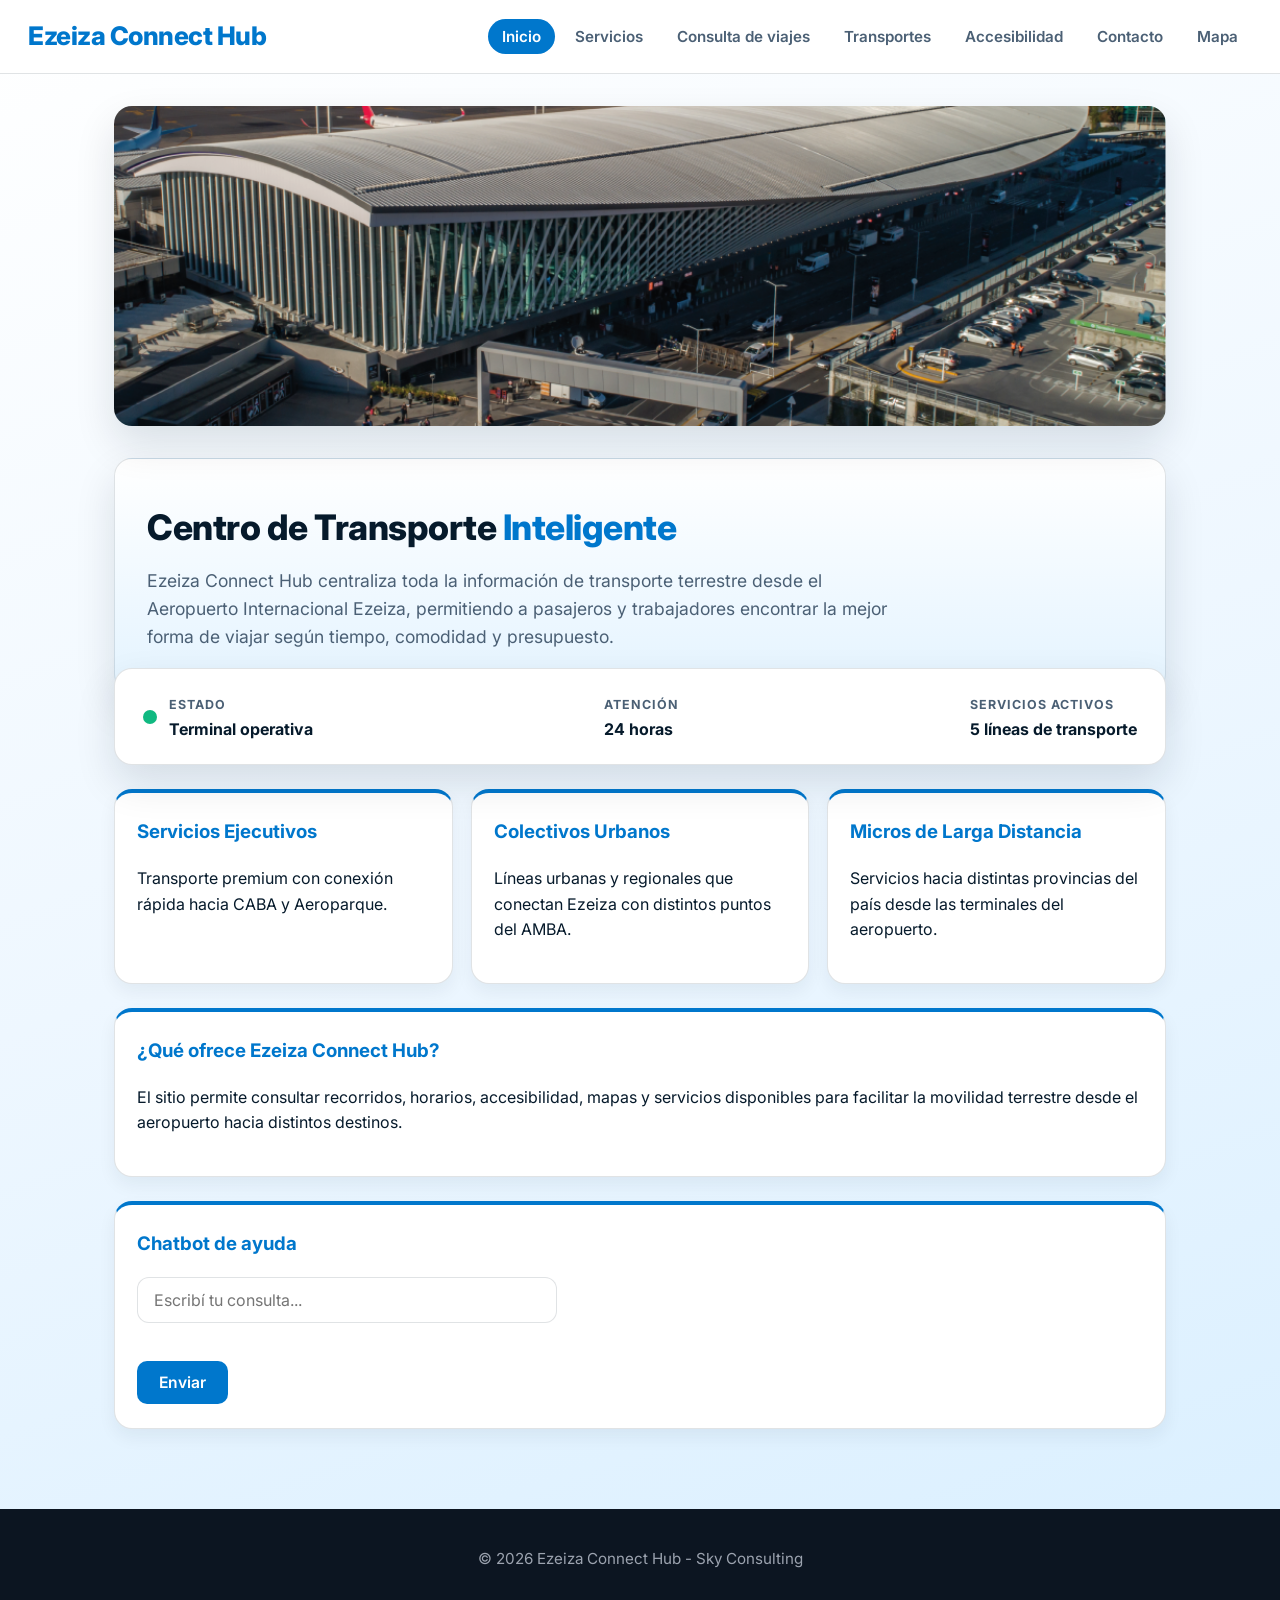
<file: index.html>
<!DOCTYPE html>
<html lang="es">

<head>
    <meta charset="UTF-8">
    <meta name="viewport" content="width=device-width, initial-scale=1.0">
    <title>Ezeiza Connect Hub</title>
    <link rel="preconnect" href="https://fonts.googleapis.com">
    <link rel="preconnect" href="https://fonts.gstatic.com" crossorigin>
    <link href="https://fonts.googleapis.com/css2?family=Inter:wght@400;500;600;700;800&display=swap" rel="stylesheet">
    <link rel="stylesheet" href="estilos/css1.css">
</head>

<body>

<header>

    <h1>Ezeiza Connect Hub</h1>

    <nav>
        <ul>
            <li><span class="active">Inicio</span></li>
            <li><a href="servicios.html">Servicios</a></li>
            <li><a href="consulta.html">Consulta de viajes</a></li>
            <li><a href="transporte.html">Transportes</a></li>
            <li><a href="accesibilidad.html">Accesibilidad</a></li>
            <li><a href="contacto.html">Contacto</a></li>
            <li><a href="mapa.html">Mapa</a></li>
        </ul>
    </nav>

</header>

<main>

    <img src="imagenes/ezeiza.jpg" alt="Aeropuerto Ezeiza" class="main-img">

    <section class="hero">

        <h2>Centro de Transporte <span>Inteligente</span></h2>

        <p>
            Ezeiza Connect Hub centraliza toda la información de transporte terrestre
            desde el Aeropuerto Internacional Ezeiza, permitiendo a pasajeros y trabajadores
            encontrar la mejor forma de viajar según tiempo, comodidad y presupuesto.
        </p>

    </section>

    <section class="status-panel">
        <div class="status-item">
            <span class="status-dot"></span>
            <div>
                <span class="label">Estado</span><br>
                <span class="value">Terminal operativa</span>
            </div>
        </div>
        <div class="status-item">
            <div>
                <span class="label">Atención</span><br>
                <span class="value">24 horas</span>
            </div>
        </div>
        <div class="status-item">
            <div>
                <span class="label">Servicios activos</span><br>
                <span class="value">5 líneas de transporte</span>
            </div>
        </div>
    </section>

    <section class="cards-grid">

        <div class="card">
            <h3>Servicios Ejecutivos</h3>
            <p>Transporte premium con conexión rápida hacia CABA y Aeroparque.</p>
        </div>

        <div class="card">
            <h3>Colectivos Urbanos</h3>
            <p>Líneas urbanas y regionales que conectan Ezeiza con distintos puntos del AMBA.</p>
        </div>

        <div class="card">
            <h3>Micros de Larga Distancia</h3>
            <p>Servicios hacia distintas provincias del país desde las terminales del aeropuerto.</p>
        </div>

    </section>

    <section class="card">

        <h3>¿Qué ofrece Ezeiza Connect Hub?</h3>

        <p>
            El sitio permite consultar recorridos, horarios, accesibilidad,
            mapas y servicios disponibles para facilitar la movilidad terrestre
            desde el aeropuerto hacia distintos destinos.
        </p>

    </section>

    <!-- CHATBOT -->
    <section class="card">

        <h3>Chatbot de ayuda</h3>

        <input type="text" id="pregunta" placeholder="Escribí tu consulta...">
        <br><br>

        <button id="enviar">Enviar</button>

        <div id="respuesta"></div>

    </section>

</main>

<footer>
    <p>© 2026 Ezeiza Connect Hub - Sky Consulting</p>
</footer>

<!-- SCRIPT CHATBOT -->
<script src="js/chatbot.js"></script>

</body>

</html>
</file>
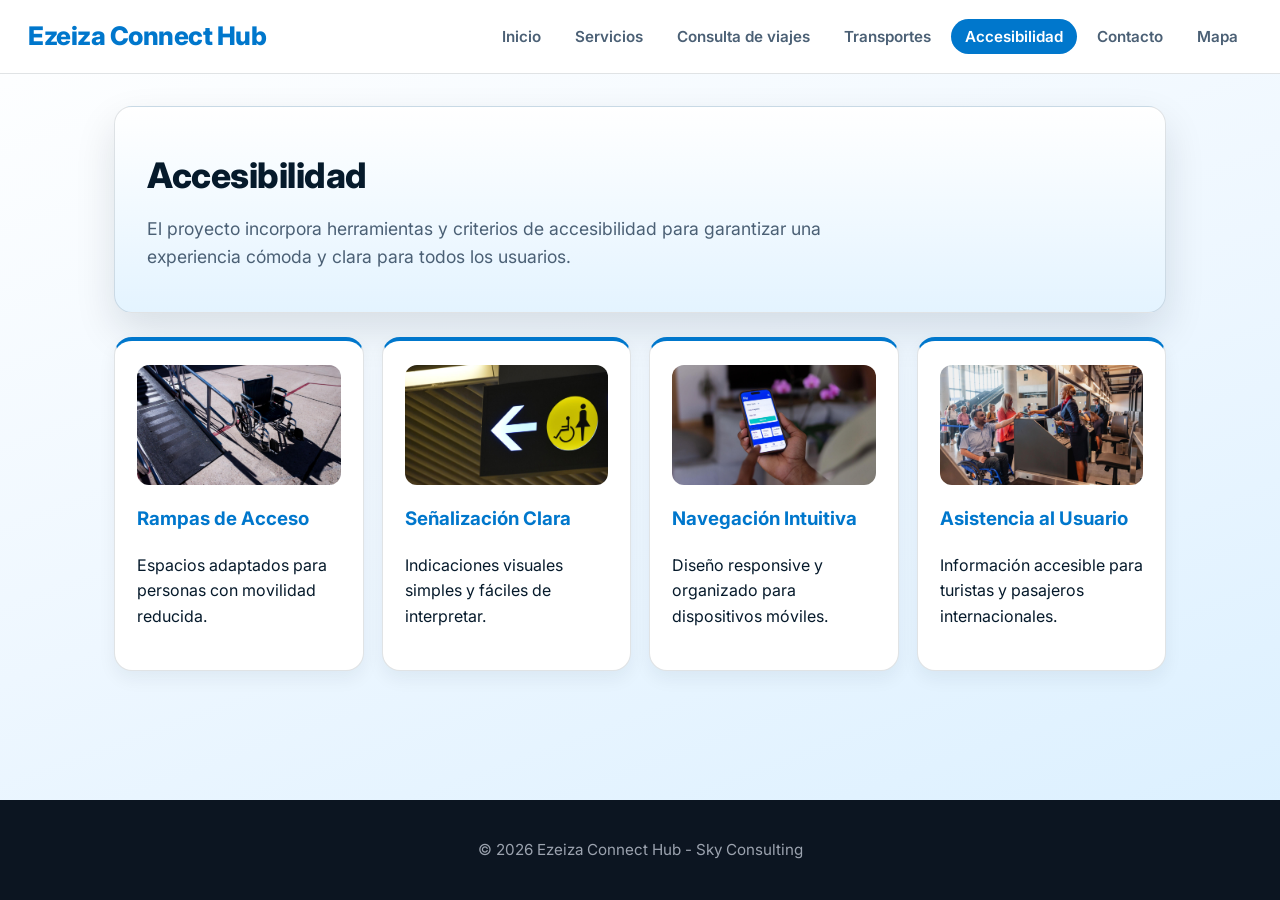
<file: accesibilidad.html>
<!DOCTYPE html>
<html lang="es">

<head>
    <meta charset="UTF-8">
    <meta name="viewport" content="width=device-width, initial-scale=1.0">
    <title>Accesibilidad | Ezeiza Connect Hub</title>
    <link rel="preconnect" href="https://fonts.googleapis.com">
    <link rel="preconnect" href="https://fonts.gstatic.com" crossorigin>
    <link href="https://fonts.googleapis.com/css2?family=Inter:wght@400;500;600;700;800&display=swap" rel="stylesheet">
    <link rel="stylesheet" href="estilos/css1.css">
</head>

<body>

<header>

    <h1>Ezeiza Connect Hub</h1>

    <nav>
    <ul>
        <li><a href="index.html">Inicio</a></li>
        <li><a href="servicios.html">Servicios</a></li>
        <li><a href="consulta.html">Consulta de viajes</a></li>
        <li><a href="transporte.html">Transportes</a></li>
        <li><span class="active">Accesibilidad</span></li>
        <li><a href="contacto.html">Contacto</a></li>
        <li><a href="mapa.html">Mapa</a></li>
    </ul>
</nav>

</header>

<main>

    <section class="hero">

        <h2>Accesibilidad</h2>

        <p>
            El proyecto incorpora herramientas y criterios de accesibilidad
            para garantizar una experiencia cómoda y clara para todos los usuarios.
        </p>

    </section>

    <section class="cards-grid">

        <div class="card">

            <img src="imagenes/rampas.jpg" alt="Rampas">

            <h3>Rampas de Acceso</h3>

            <p>
                Espacios adaptados para personas con movilidad reducida.
            </p>

        </div>

        <div class="card">

            <img src="imagenes/senalizacion.jpg" alt="Señalización">

            <h3>Señalización Clara</h3>

            <p>
                Indicaciones visuales simples y fáciles de interpretar.
            </p>

        </div>

        <div class="card">

            <img src="imagenes/app.jpg" alt="Aplicación accesible">

            <h3>Navegación Intuitiva</h3>

            <p>
                Diseño responsive y organizado para dispositivos móviles.
            </p>

        </div>

        <div class="card">

            <img src="imagenes/asistencia.jpg" alt="Asistencia">

            <h3>Asistencia al Usuario</h3>

            <p>
                Información accesible para turistas y pasajeros internacionales.
            </p>

        </div>

    </section>

</main>

<footer>
    <p>© 2026 Ezeiza Connect Hub - Sky Consulting</p>
</footer>

</body>

</html>
</file>
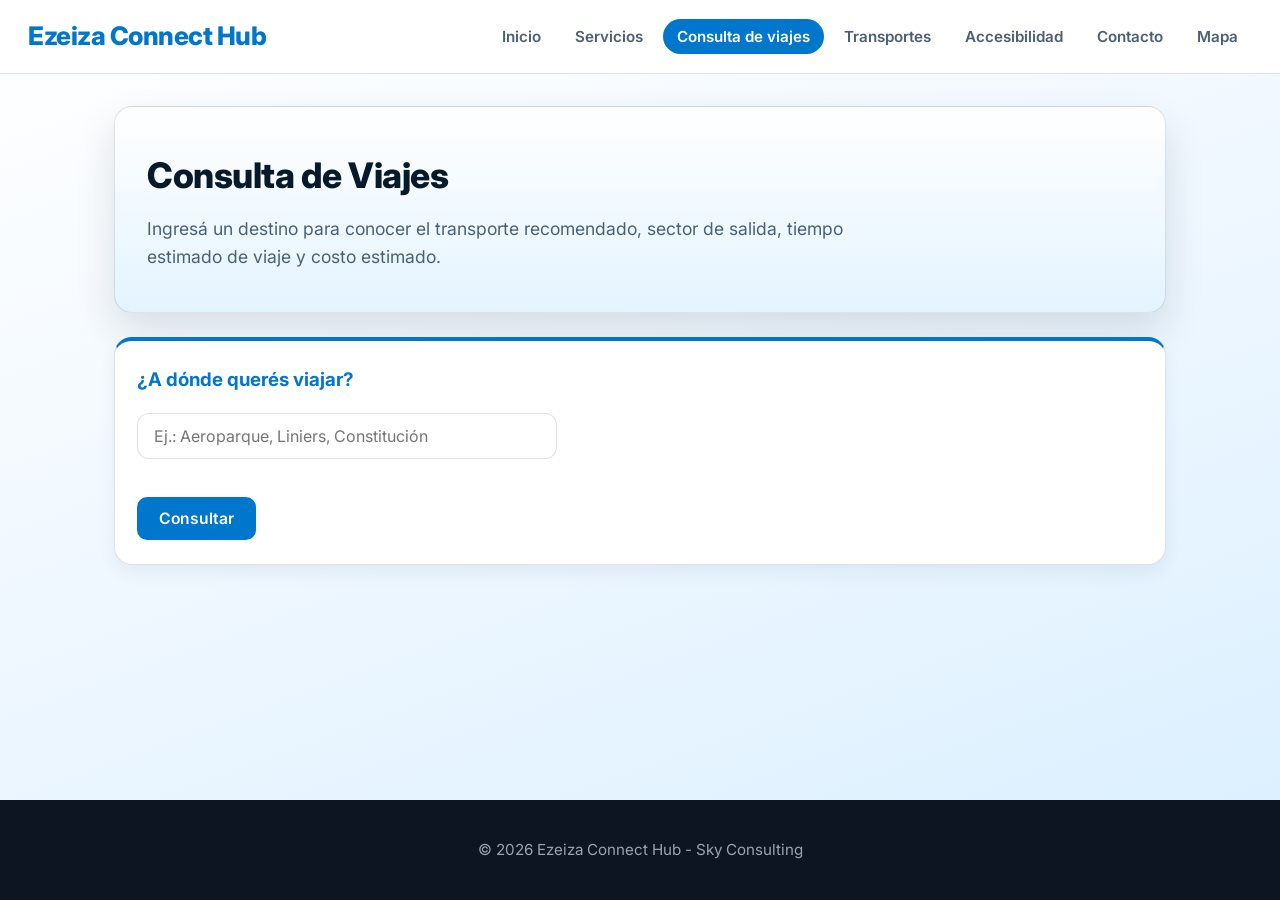
<file: consulta.html>
<!DOCTYPE html>
<html lang="es">

<head>

    <meta charset="UTF-8">
    <meta name="viewport" content="width=device-width, initial-scale=1.0">

    <title>Consulta de Viajes | Ezeiza Connect Hub</title>

    <link rel="preconnect" href="https://fonts.googleapis.com">
    <link rel="preconnect" href="https://fonts.gstatic.com" crossorigin>
    <link href="https://fonts.googleapis.com/css2?family=Inter:wght@400;500;600;700;800&display=swap" rel="stylesheet">
    <link rel="stylesheet" href="estilos/css1.css">

</head>

<body>

<header>

    <h1>Ezeiza Connect Hub</h1>

    <nav>
        <ul>
            <li><a href="index.html">Inicio</a></li>
            <li><a href="servicios.html">Servicios</a></li>
            <li><span class="active">Consulta de viajes</span></li>
            <li><a href="transporte.html">Transportes</a></li>
            <li><a href="accesibilidad.html">Accesibilidad</a></li>
            <li><a href="contacto.html">Contacto</a></li>
            <li><a href="mapa.html">Mapa</a></li>
        </ul>
    </nav>

</header>

<main>

    <section class="hero">

        <h2>Consulta de Viajes</h2>

        <p>
            Ingresá un destino para conocer el transporte recomendado,
            sector de salida, tiempo estimado de viaje y costo estimado.
        </p>

    </section>

    <section class="card">

        <h3>¿A dónde querés viajar?</h3>

        <input
            type="text"
            id="destino"
            placeholder="Ej.: Aeroparque, Liniers, Constitución">

        <br><br>

        <button id="buscar">Consultar</button>

    </section>

    <section id="resultado" style="display:none;"></section>

</main>

<footer>

    <p>© 2026 Ezeiza Connect Hub - Sky Consulting</p>

</footer>

<script src="js/consulta.js"></script>

</body>

</html>
</file>
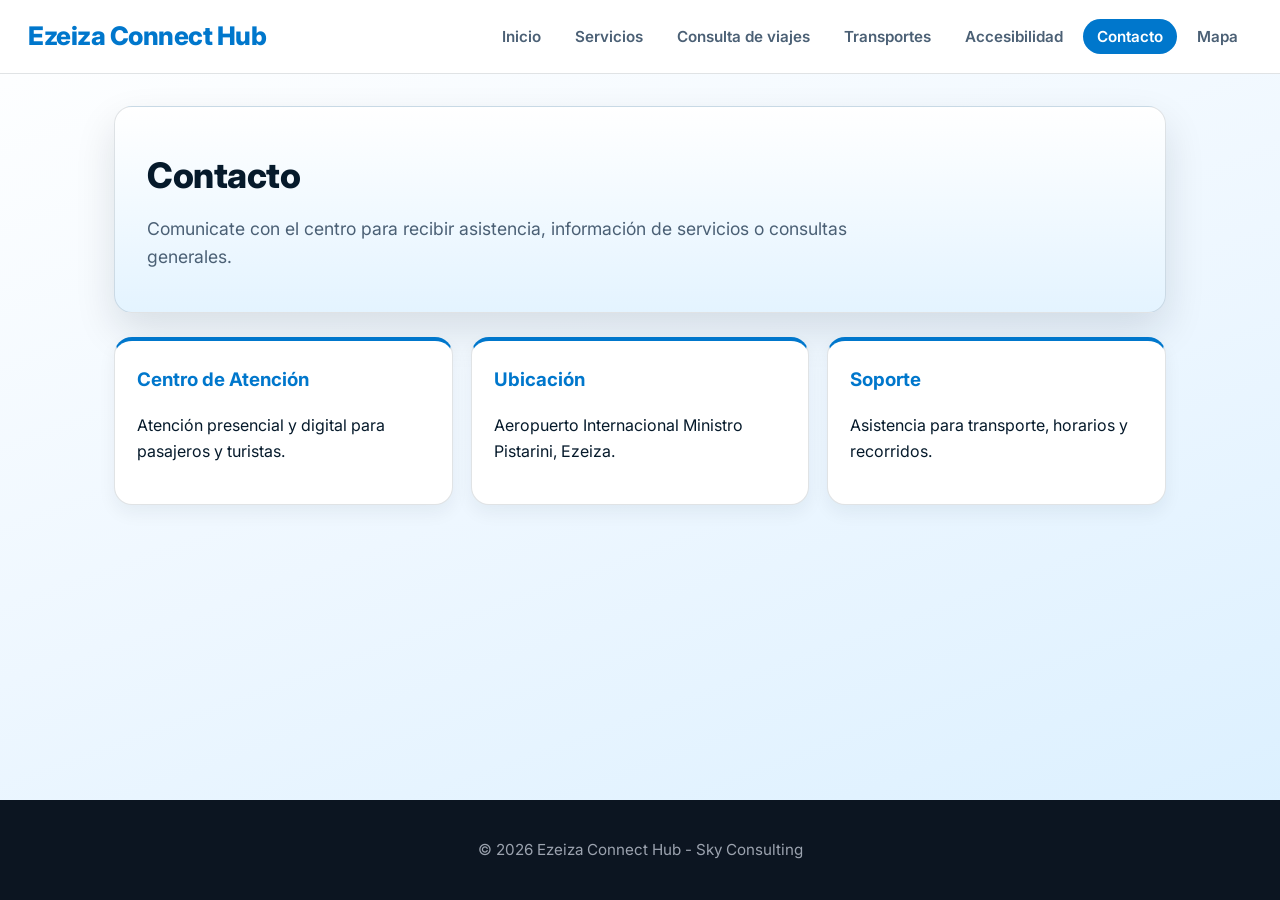
<file: contacto.html>
<!DOCTYPE html>
<html lang="es">

<head>
    <meta charset="UTF-8">
    <meta name="viewport" content="width=device-width, initial-scale=1.0">
    <title>Contacto | Ezeiza Connect Hub</title>
    <link rel="preconnect" href="https://fonts.googleapis.com">
    <link rel="preconnect" href="https://fonts.gstatic.com" crossorigin>
    <link href="https://fonts.googleapis.com/css2?family=Inter:wght@400;500;600;700;800&display=swap" rel="stylesheet">
    <link rel="stylesheet" href="estilos/css1.css">
</head>

<body>

<header>

    <h1>Ezeiza Connect Hub</h1>

    <nav>
    <ul>
        <li><a href="index.html">Inicio</a></li>
        <li><a href="servicios.html">Servicios</a></li>
        <li><a href="consulta.html">Consulta de viajes</a></li>
        <li><a href="transporte.html">Transportes</a></li>
        <li><a href="accesibilidad.html">Accesibilidad</a></li>
        <li><span class="active">Contacto</span></li>
        <li><a href="mapa.html">Mapa</a></li>
    </ul>
</nav>

</header>

<main>

    <section class="hero">

        <h2>Contacto</h2>

        <p>
            Comunicate con el centro para recibir asistencia,
            información de servicios o consultas generales.
        </p>

    </section>

    <section class="cards-grid">

        <div class="card">

            <h3>Centro de Atención</h3>

            <p>
                Atención presencial y digital para pasajeros y turistas.
            </p>

        </div>

        <div class="card">

            <h3>Ubicación</h3>

            <p>
                Aeropuerto Internacional Ministro Pistarini, Ezeiza.
            </p>

        </div>

        <div class="card">

            <h3>Soporte</h3>

            <p>
                Asistencia para transporte, horarios y recorridos.
            </p>

        </div>

    </section>

</main>

<footer>
    <p>© 2026 Ezeiza Connect Hub - Sky Consulting</p>
</footer>

</body>

</html>
</file>
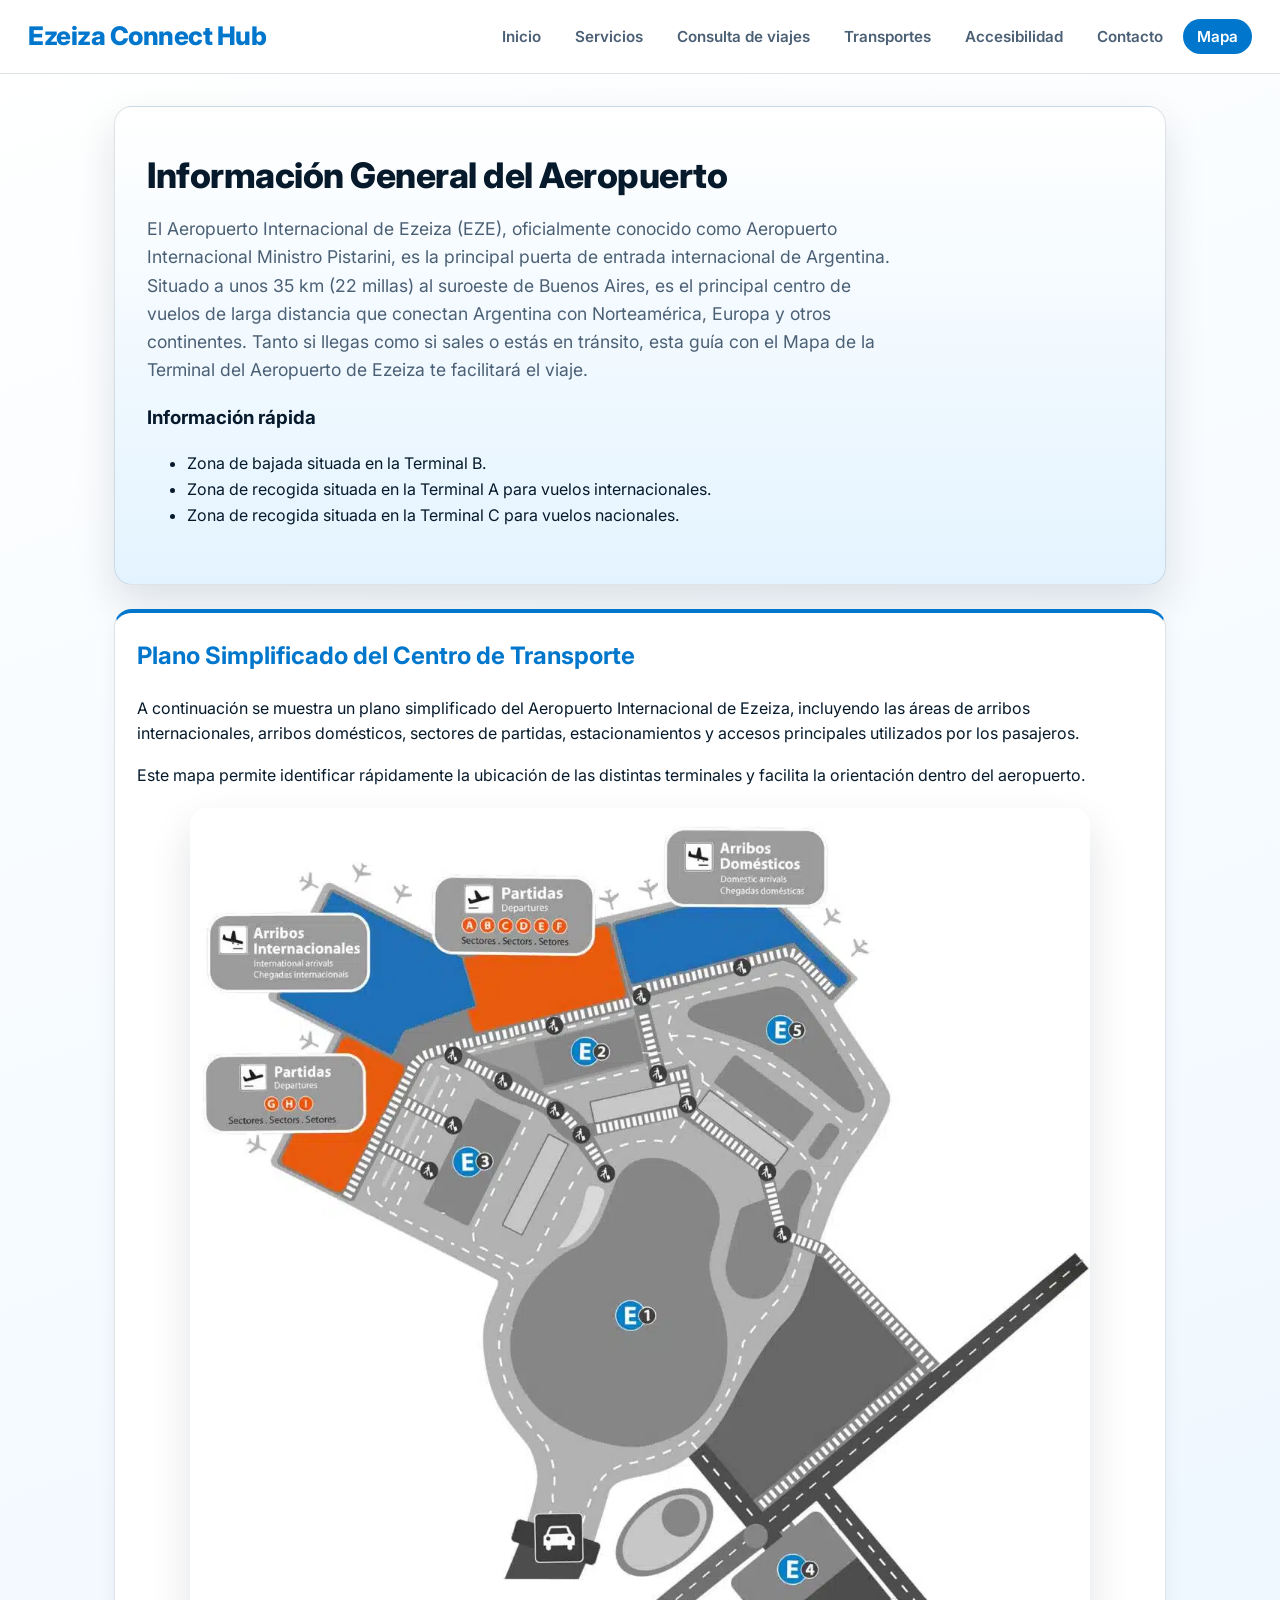
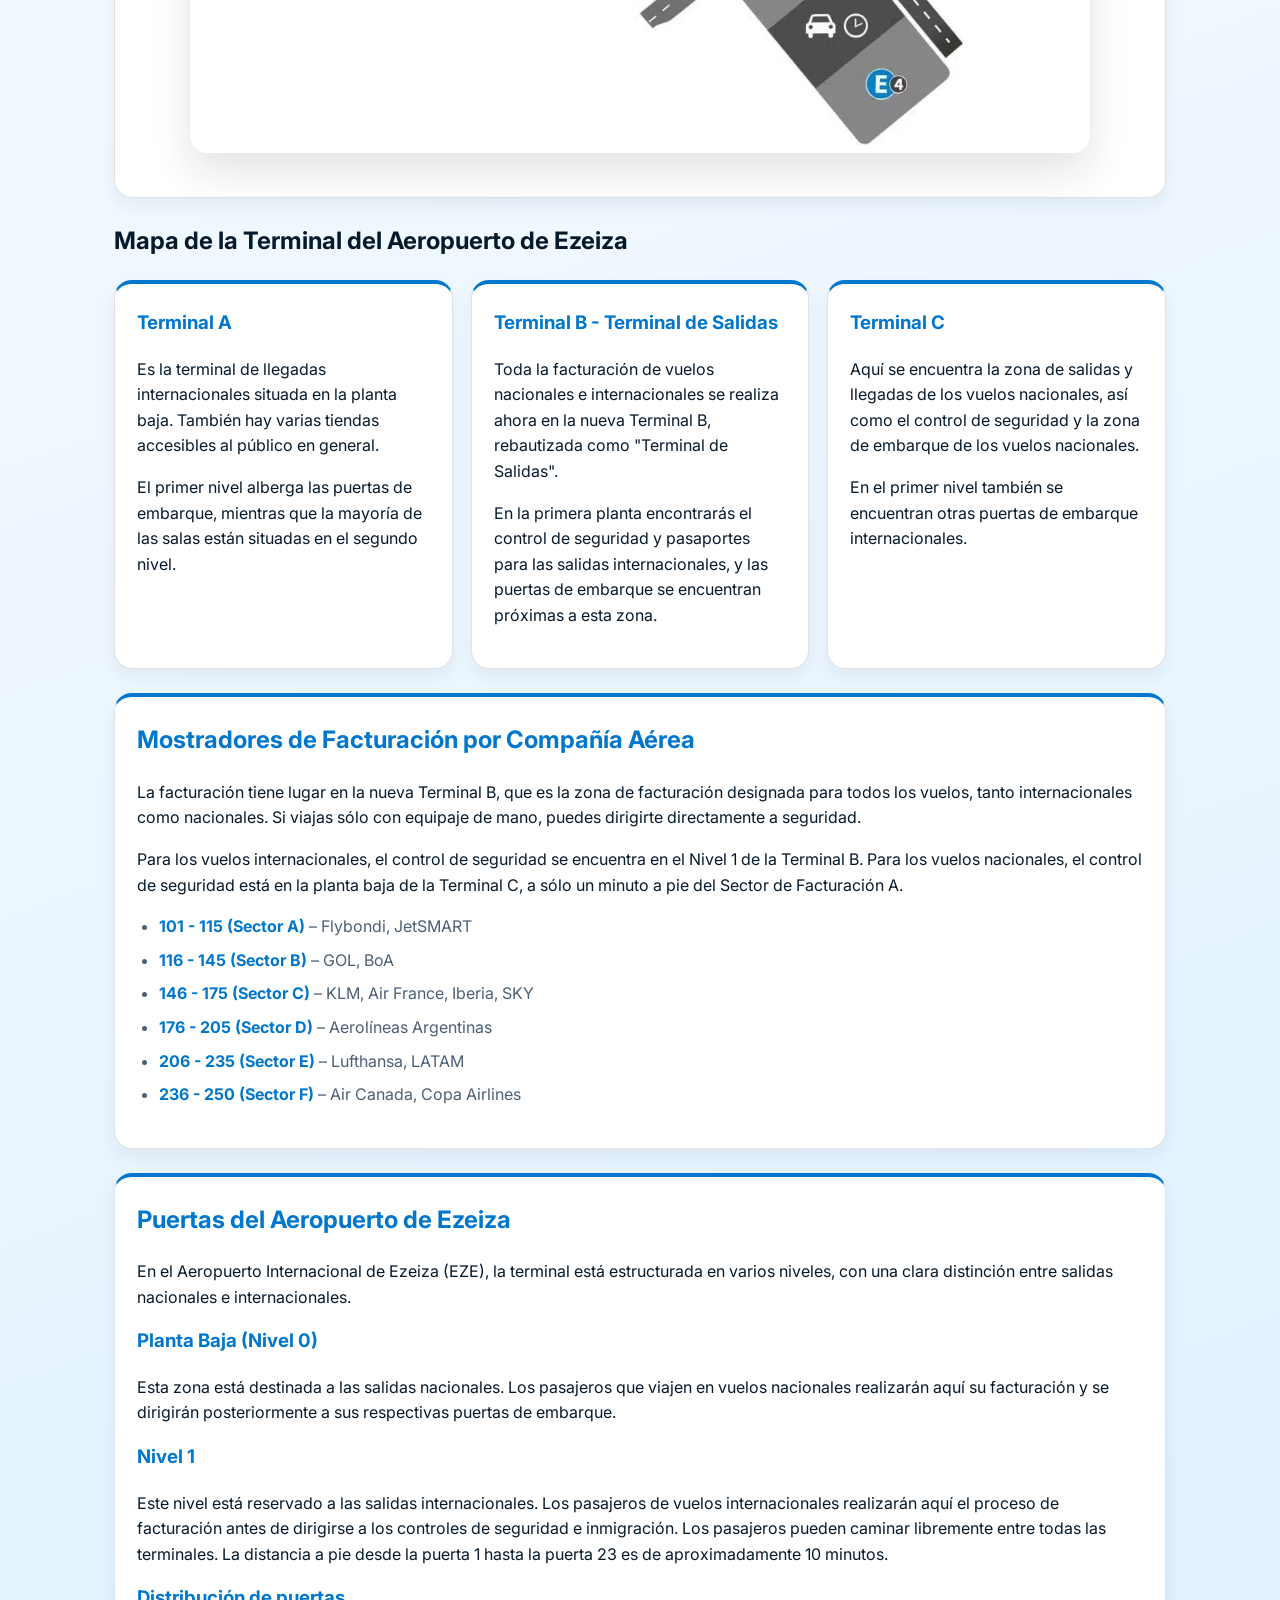
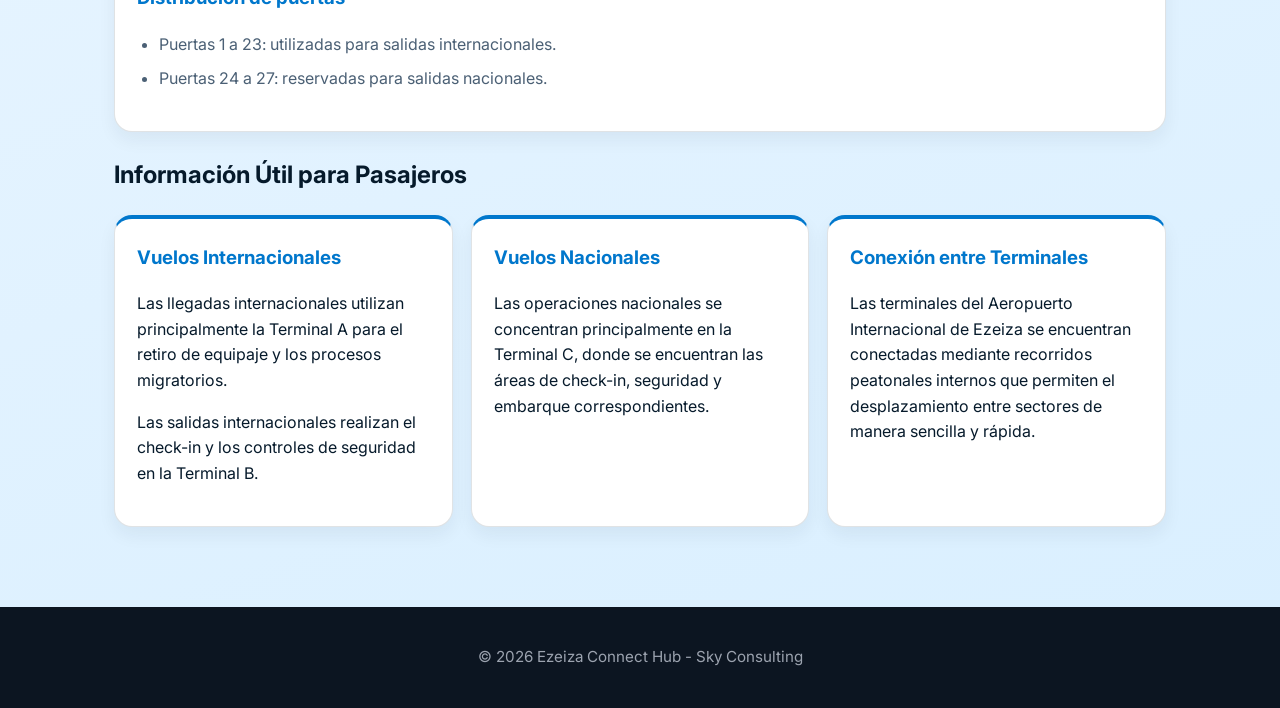
<file: mapa.html>
<!DOCTYPE html>
<html lang="es">

<head>
    <meta charset="UTF-8">
    <meta name="viewport" content="width=device-width, initial-scale=1.0">
    <title>Mapa del Centro | Ezeiza Connect Hub</title>
    <link rel="preconnect" href="https://fonts.googleapis.com">
    <link rel="preconnect" href="https://fonts.gstatic.com" crossorigin>
    <link href="https://fonts.googleapis.com/css2?family=Inter:wght@400;500;600;700;800&display=swap" rel="stylesheet">
    <link rel="stylesheet" href="estilos/css1.css">
</head>

<body>

<header>

    <h1>Ezeiza Connect Hub</h1>

    <nav>
        <ul>
            <li><a href="index.html">Inicio</a></li>
            <li><a href="servicios.html">Servicios</a></li>
            <li><a href="consulta.html">Consulta de viajes</a></li>
            <li><a href="transporte.html">Transportes</a></li>
            <li><a href="accesibilidad.html">Accesibilidad</a></li>
            <li><a href="contacto.html">Contacto</a></li>
            <li><span class="active">Mapa</span></li>
        </ul>
    </nav>

</header>

<main>

    <section class="hero">
        
        <h2>Información General del Aeropuerto</h2>

        <p>
            El Aeropuerto Internacional de Ezeiza (EZE), oficialmente conocido
            como Aeropuerto Internacional Ministro Pistarini, es la principal
            puerta de entrada internacional de Argentina. Situado a unos 35 km
            (22 millas) al suroeste de Buenos Aires, es el principal centro de
            vuelos de larga distancia que conectan Argentina con Norteamérica,
            Europa y otros continentes. Tanto si llegas como si sales o estás
            en tránsito, esta guía con el Mapa de la Terminal del Aeropuerto de
            Ezeiza te facilitará el viaje.
        </p>

        <h3>Información rápida</h3>

        <ul>
            <li>Zona de bajada situada en la Terminal B.</li>
            <li>Zona de recogida situada en la Terminal A para vuelos internacionales.</li>
            <li>Zona de recogida situada en la Terminal C para vuelos nacionales.</li>
        </ul>

    </section>

    <section class="card">

        <h2>Plano Simplificado del Centro de Transporte</h2>

        <p>
            A continuación se muestra un plano simplificado del
            Aeropuerto Internacional de Ezeiza, incluyendo las
            áreas de arribos internacionales, arribos domésticos,
            sectores de partidas, estacionamientos y accesos
            principales utilizados por los pasajeros.
        </p>

        <p>
            Este mapa permite identificar rápidamente la ubicación
            de las distintas terminales y facilita la orientación
            dentro del aeropuerto.
        </p>

        <img src="imagenes/mapa.jpg"
             alt="Plano del Aeropuerto Internacional de Ezeiza"
             class="mapa-terminal">
        
    </section>

    <section>

        <h2>Mapa de la Terminal del Aeropuerto de Ezeiza</h2>

        <div class="cards-grid">

            <section class="card">

                <h3>Terminal A</h3>

                <p>
                    Es la terminal de llegadas internacionales situada en la planta
                    baja. También hay varias tiendas accesibles al público en general.
                </p>

                <p>
                    El primer nivel alberga las puertas de embarque, mientras que
                    la mayoría de las salas están situadas en el segundo nivel.
                </p>

            </section>

            <section class="card">

                <h3>Terminal B - Terminal de Salidas</h3>

                <p>
                    Toda la facturación de vuelos nacionales e internacionales se
                    realiza ahora en la nueva Terminal B, rebautizada como
                    "Terminal de Salidas".
                </p>

                <p>
                    En la primera planta encontrarás el control de seguridad y
                    pasaportes para las salidas internacionales, y las puertas de
                    embarque se encuentran próximas a esta zona.
                </p>

            </section>

            <section class="card">

                <h3>Terminal C</h3>

                <p>
                    Aquí se encuentra la zona de salidas y llegadas de los vuelos
                    nacionales, así como el control de seguridad y la zona de
                    embarque de los vuelos nacionales.
                </p>

                <p>
                    En el primer nivel también se encuentran otras puertas de
                    embarque internacionales.
                </p>

            </section>

        </div>

    </section>

    <section class="card">

        <h2>Mostradores de Facturación por Compañía Aérea</h2>

        <p>
            La facturación tiene lugar en la nueva Terminal B, que es la zona de
            facturación designada para todos los vuelos, tanto internacionales
            como nacionales. Si viajas sólo con equipaje de mano, puedes dirigirte 
            directamente a seguridad.
        </p>

        <p>
            Para los vuelos internacionales, el control de seguridad se encuentra
            en el Nivel 1 de la Terminal B. Para los vuelos nacionales, el control 
            de seguridad está en la planta baja de la Terminal C, a sólo un minuto 
            a pie del Sector de Facturación A.
        </p>

        <ul class="facturacion-lista">

            <li><strong>101 - 115 (Sector A)</strong> – Flybondi, JetSMART</li>

            <li><strong>116 - 145 (Sector B)</strong> – GOL, BoA</li>

            <li><strong>146 - 175 (Sector C)</strong> – KLM, Air France, Iberia, SKY</li>

            <li><strong>176 - 205 (Sector D)</strong> – Aerolíneas Argentinas</li>

            <li><strong>206 - 235 (Sector E)</strong> – Lufthansa, LATAM</li>

            <li><strong>236 - 250 (Sector F)</strong> – Air Canada, Copa Airlines</li>

        </ul>

    </section>

    <section class="card">

        <h2>Puertas del Aeropuerto de Ezeiza</h2>

        <p>
            En el Aeropuerto Internacional de Ezeiza (EZE), la terminal está
            estructurada en varios niveles, con una clara distinción entre
            salidas nacionales e internacionales.
        </p>

        <h3>Planta Baja (Nivel 0)</h3>

        <p>
            Esta zona está destinada a las salidas nacionales. Los pasajeros que
            viajen en vuelos nacionales realizarán aquí su facturación y se
            dirigirán posteriormente a sus respectivas puertas de embarque.
        </p>

        <h3>Nivel 1</h3>

        <p>
            Este nivel está reservado a las salidas internacionales. Los
            pasajeros de vuelos internacionales realizarán aquí el proceso de
            facturación antes de dirigirse a los controles de seguridad e
            inmigración. Los pasajeros pueden caminar libremente entre todas
            las terminales. La distancia a pie desde la puerta 1 hasta la puerta
            23 es de aproximadamente 10 minutos.
        </p>

        <h3>Distribución de puertas</h3>

        <ul>
            <li>Puertas 1 a 23: utilizadas para salidas internacionales.</li>
            <li>Puertas 24 a 27: reservadas para salidas nacionales.</li>
        </ul>

    </section>

    <section>

        <h2>Información Útil para Pasajeros</h2>

        <div class="cards-grid">

            <section class="card">

                <h3>Vuelos Internacionales</h3>

                <p>
                    Las llegadas internacionales utilizan principalmente la
                    Terminal A para el retiro de equipaje y los procesos
                    migratorios.
                </p>

                <p>
                    Las salidas internacionales realizan el check-in y los
                    controles de seguridad en la Terminal B.
                </p>

            </section>

            <section class="card">

                <h3>Vuelos Nacionales</h3>

                <p>
                    Las operaciones nacionales se concentran principalmente en
                    la Terminal C, donde se encuentran las áreas de check-in,
                    seguridad y embarque correspondientes.
                </p>

            </section>

            <section class="card">

                <h3>Conexión entre Terminales</h3>

                <p>
                    Las terminales del Aeropuerto Internacional de Ezeiza se
                    encuentran conectadas mediante recorridos peatonales internos
                    que permiten el desplazamiento entre sectores de manera
                    sencilla y rápida.
                </p>

            </section>

        </div>

    </section>

</main>

<footer>
    <p>© 2026 Ezeiza Connect Hub - Sky Consulting</p>
</footer>

</body>
</html>
</file>
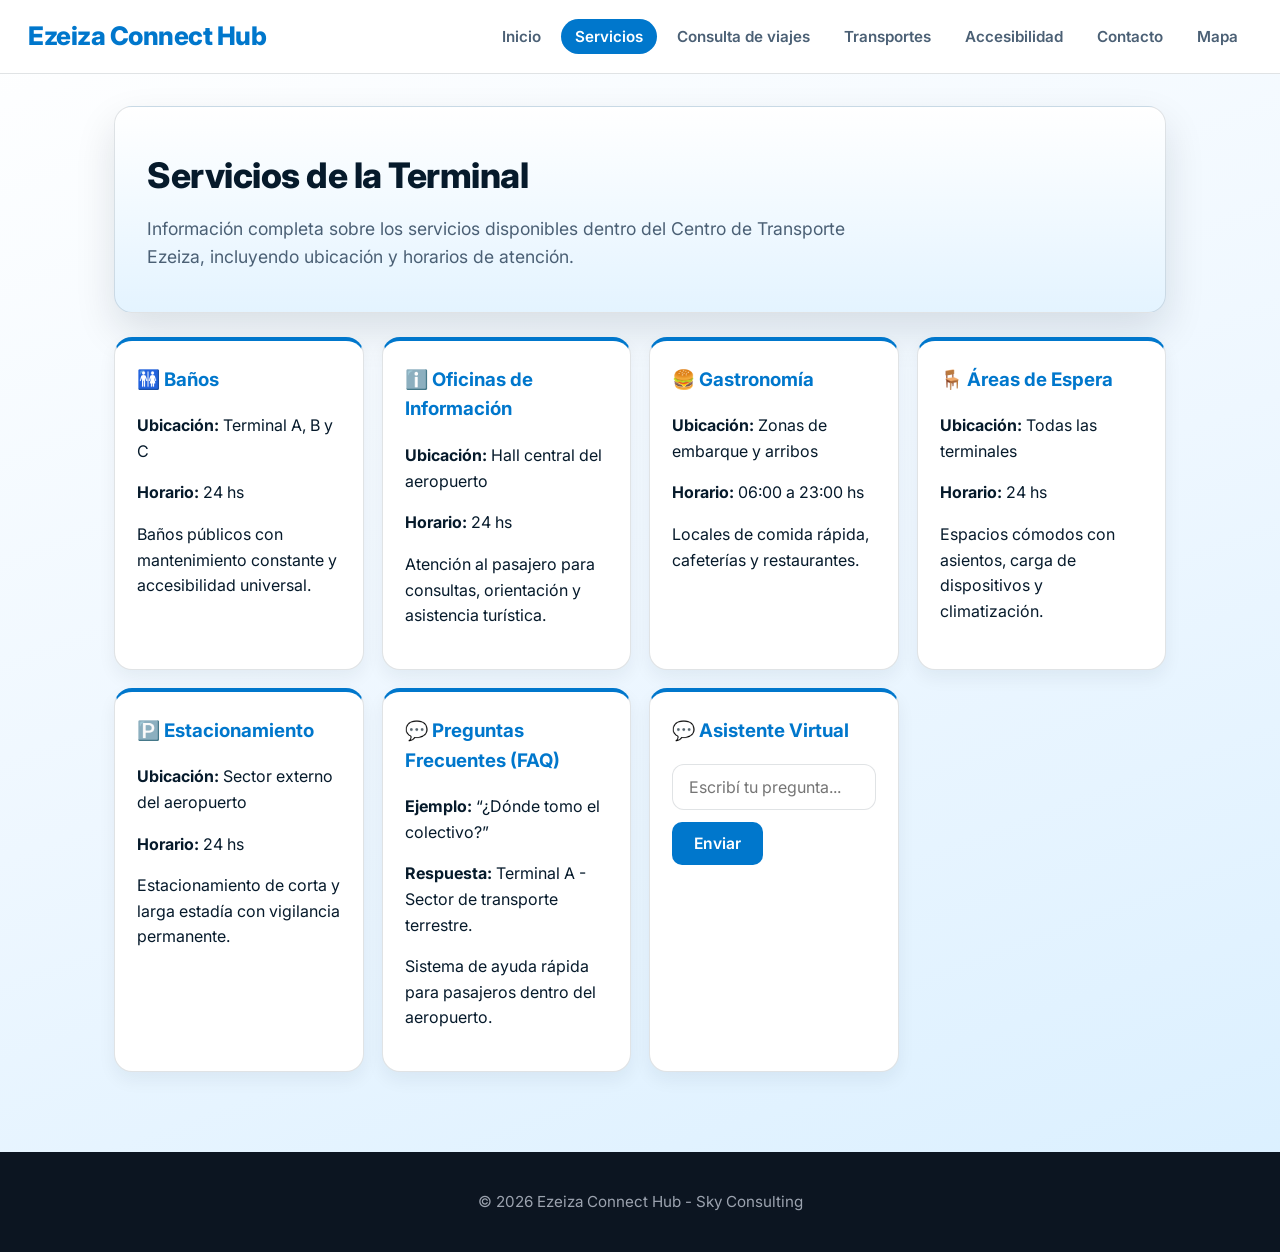
<file: servicios.html>
<!DOCTYPE html>
<html lang="es">

<head>
    <meta charset="UTF-8">
    <meta name="viewport" content="width=device-width, initial-scale=1.0">
    <title>Servicios | Ezeiza Connect Hub</title>
    <link rel="preconnect" href="https://fonts.googleapis.com">
    <link rel="preconnect" href="https://fonts.gstatic.com" crossorigin>
    <link href="https://fonts.googleapis.com/css2?family=Inter:wght@400;500;600;700;800&display=swap" rel="stylesheet">
    <link rel="stylesheet" href="estilos/css1.css">
</head>

<body>

<header>

    <h1>Ezeiza Connect Hub</h1>

    <nav>
    <ul>
        <li><a href="index.html">Inicio</a></li>
        <li><span class="active">Servicios</span></li>
        <li><a href="consulta.html">Consulta de viajes</a></li>
        <li><a href="transporte.html">Transportes</a></li>
        <li><a href="accesibilidad.html">Accesibilidad</a></li>
        <li><a href="contacto.html">Contacto</a></li>
        <li><a href="mapa.html">Mapa</a></li>
    </ul>
</nav>

</header>

<main>

<section class="hero">

    <h2>Servicios de la Terminal</h2>

    <p>
        Información completa sobre los servicios disponibles dentro del Centro de Transporte Ezeiza,
        incluyendo ubicación y horarios de atención.
    </p>

</section>

<section class="cards-grid">

    <div class="card">
        <h3>🚻 Baños</h3>
        <p><b>Ubicación:</b> Terminal A, B y C</p>
        <p><b>Horario:</b> 24 hs</p>
        <p>Baños públicos con mantenimiento constante y accesibilidad universal.</p>
    </div>

    <div class="card">
        <h3>ℹ️ Oficinas de Información</h3>
        <p><b>Ubicación:</b> Hall central del aeropuerto</p>
        <p><b>Horario:</b> 24 hs</p>
        <p>Atención al pasajero para consultas, orientación y asistencia turística.</p>
    </div>

    <div class="card">
        <h3>🍔 Gastronomía</h3>
        <p><b>Ubicación:</b> Zonas de embarque y arribos</p>
        <p><b>Horario:</b> 06:00 a 23:00 hs</p>
        <p>Locales de comida rápida, cafeterías y restaurantes.</p>
    </div>

    <div class="card">
        <h3>🪑 Áreas de Espera</h3>
        <p><b>Ubicación:</b> Todas las terminales</p>
        <p><b>Horario:</b> 24 hs</p>
        <p>Espacios cómodos con asientos, carga de dispositivos y climatización.</p>
    </div>

    <div class="card">
        <h3>🅿️ Estacionamiento</h3>
        <p><b>Ubicación:</b> Sector externo del aeropuerto</p>
        <p><b>Horario:</b> 24 hs</p>
        <p>Estacionamiento de corta y larga estadía con vigilancia permanente.</p>
    </div>

    <div class="card">
        <h3>💬 Preguntas Frecuentes (FAQ)</h3>
        <p><b>Ejemplo:</b> “¿Dónde tomo el colectivo?”</p>
        <p><b>Respuesta:</b> Terminal A - Sector de transporte terrestre.</p>
        <p>Sistema de ayuda rápida para pasajeros dentro del aeropuerto.</p>
    </div>

    <div class="card">
        <h3>💬 Asistente Virtual</h3>
        <input type="text" id="pregunta" placeholder="Escribí tu pregunta...">
        <button id="enviar">Enviar</button>
        <div id="respuesta"></div>
    </div>

</section>

</main>

<footer>
    <p>© 2026 Ezeiza Connect Hub - Sky Consulting</p>
</footer>

<script src="js/chatbot.js"></script>
    
</body>

</html>
</file>
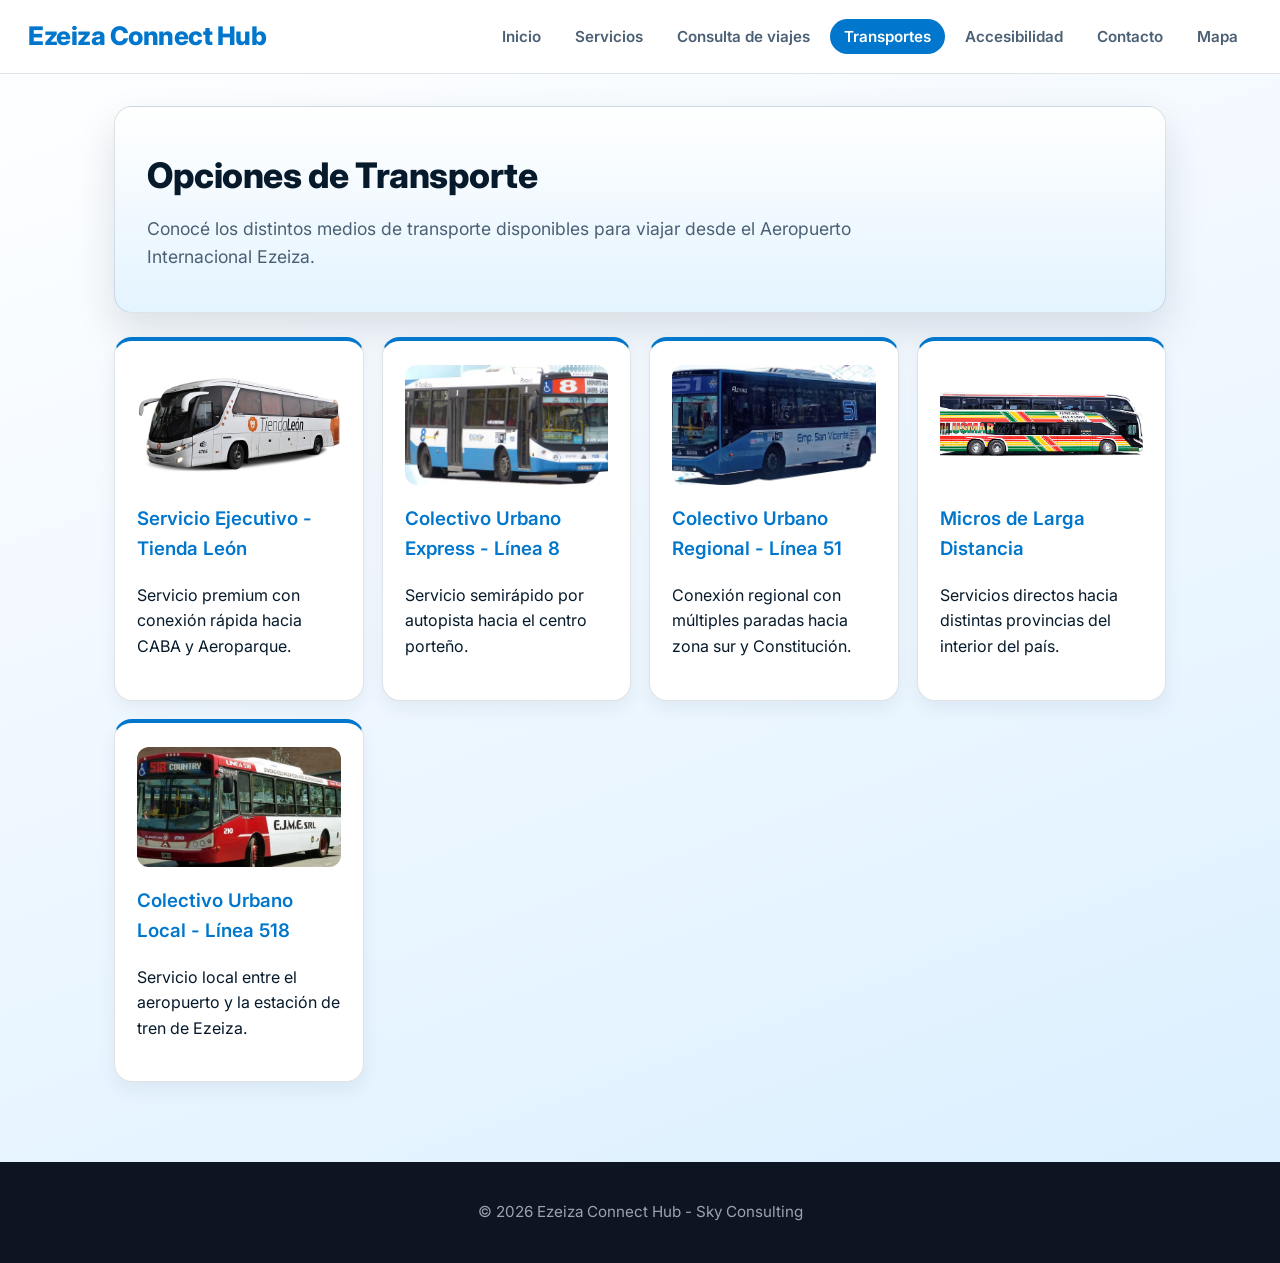
<file: transporte.html>
<!DOCTYPE html>
<html lang="es">

<head>
    <meta charset="UTF-8">
    <meta name="viewport" content="width=device-width, initial-scale=1.0">
    <title>Transportes | Ezeiza Connect Hub</title>
    <link rel="preconnect" href="https://fonts.googleapis.com">
    <link rel="preconnect" href="https://fonts.gstatic.com" crossorigin>
    <link href="https://fonts.googleapis.com/css2?family=Inter:wght@400;500;600;700;800&display=swap" rel="stylesheet">
    <link rel="stylesheet" href="estilos/css1.css">
</head>

<body>

<header>

    <h1>Ezeiza Connect Hub</h1>

    <nav>
    <ul>
        <li><a href="index.html">Inicio</a></li>
        <li><a href="servicios.html">Servicios</a></li>
        <li><a href="consulta.html">Consulta de viajes</a></li>
        <li><span class="active">Transportes</span></li>
        <li><a href="accesibilidad.html">Accesibilidad</a></li>
        <li><a href="contacto.html">Contacto</a></li>
        <li><a href="mapa.html">Mapa</a></li>
    </ul>
</nav>

</header>

<main>

    <section class="hero">

        <h2>Opciones de Transporte</h2>

        <p>
            Conocé los distintos medios de transporte disponibles
            para viajar desde el Aeropuerto Internacional Ezeiza.
        </p>

    </section>

    <section class="cards-grid">

        <div class="card">

            <img src="imagenes/tiendaleon.jpg" alt="Tienda León">

            <h3>
                <a href="https://valentincaniu.github.io/TiendaLeon/" target="_blank" rel="noopener noreferrer">Servicio Ejecutivo - Tienda León</a>
            </h3>

            <p>
                Servicio premium con conexión rápida hacia CABA y Aeroparque.
            </p>

        </div>

        <div class="card">

            <img src="imagenes/linea8.jpg" alt="Línea 8">

            <h3>
                <a href="https://franciscowatson.github.io/Linea-8-Transporte-Desarrollo-Web/" target="_blank" rel="noopener noreferrer">Colectivo Urbano Express - Línea 8</a>
            </h3>

            <p>
                Servicio semirápido por autopista hacia el centro porteño.
            </p>

        </div>

        <div class="card">

            <img src="imagenes/linea51.jpg" alt="Línea 51">

            <h3>
                <a href="https://luespana.github.io/linea-51-desarrollo-web/" target="_blank" rel="noopener noreferrer">Colectivo Urbano Regional - Línea 51</a>
            </h3>

            <p>
                Conexión regional con múltiples paradas hacia zona sur y Constitución.
            </p>

        </div>

        <div class="card">

            <img src="imagenes/largadistancia.jpg" alt="Micros larga distancia">

            <h3>
                <a href="https://tobiasfrousseaux.github.io/ddw-actividad-2/" target="_blank" rel="noopener noreferrer">Micros de Larga Distancia</a>
            </h3>

            <p>
                Servicios directos hacia distintas provincias del interior del país.
            </p>

        </div>

        <div class="card">

            <img src="imagenes/linea518.jpg" alt="Línea 518">

            <h3>
                <a href="https://luccadilello.github.io/ProyectoTransporte/index.html" target="_blank" rel="noopener noreferrer">Colectivo Urbano Local - Línea 518</a>
            </h3>

            <p>
                Servicio local entre el aeropuerto y la estación de tren de Ezeiza.
            </p>

        </div>

    </section>

</main>

<footer>
    <p>© 2026 Ezeiza Connect Hub - Sky Consulting</p>
</footer>

</body>

</html>
</file>
<file: estilos/css1.css>
/* RESET */
* {
  box-sizing: border-box;
}

/* VARIABLES */
:root {
  --blue-100: #d9efff;
  --blue-300: #38a9ff;
  --blue-500: #0077cc;
  --blue-700: #004b8f;
  --blue-900: #061a2b;

  --bg: #f4f9ff;
  --surface: #ffffff;

  --text: #061a2b;
  --text-soft: #4b6075;

  --green: #10b981;
  --footer-bg: #0c1521;

  --stroke: rgba(6, 26, 43, 0.12);

  --shadow-sm: 0 8px 18px rgba(6, 26, 43, 0.06);
  --shadow-md: 0 18px 40px rgba(6, 26, 43, 0.12);
  --shadow-blue: 0 20px 35px rgba(0, 119, 204, 0.16);

  --radius: 18px;
}

/* BODY */
body {
  margin: 0;
  font-family: "Inter", "Segoe UI", "Verdana", sans-serif;
  background: linear-gradient(160deg, #ffffff 0%, #eef7ff 50%, #d9efff 100%);
  color: var(--text);
  line-height: 1.6;
  min-height: 100vh;
  display: flex;
  flex-direction: column;
}

/* HEADER */
header {
  background-color: rgba(255, 255, 255, 0.95);
  border-bottom: 1px solid var(--stroke);
  padding: 16px 28px;
  position: sticky;
  top: 0;
  z-index: 10;
  backdrop-filter: blur(8px);

  display: flex;
  justify-content: space-between;
  align-items: center;
  flex-wrap: wrap;
  gap: 10px;
}

h1 {
  margin: 0;
  font-size: 1.6rem;
  font-weight: 800;
  letter-spacing: -0.5px;
  color: var(--blue-500);
}

/* NAV */
nav ul {
  list-style: none;
  display: flex;
  flex-wrap: wrap;
  gap: 6px;
  margin: 0;
  padding: 0;
}

nav a,
.active {
  text-decoration: none;
  color: var(--text-soft);
  font-weight: 600;
  font-size: 0.95rem;
  padding: 8px 14px;
  border-radius: 999px;
  transition: background-color 0.2s ease, color 0.2s ease;
}

nav a:hover {
  background-color: var(--blue-100);
  color: var(--blue-500);
}

.active {
  background-color: var(--blue-500);
  color: #ffffff;
}

/* MAIN */
main {
  width: 100%;
  max-width: 1100px;
  margin: 0 auto;
  padding: 32px 24px 56px;
  flex: 1;
}

main > * {
  margin-bottom: 24px;
}

/* HERO */
.hero {
  background: linear-gradient(180deg, #ffffff 0%, var(--blue-100) 140%);
  border-radius: var(--radius);
  padding: 40px 32px;
  border: 1px solid var(--stroke);
  box-shadow: var(--shadow-md);
}

.hero h2 {
  margin-top: 0;
  margin-bottom: 12px;
  font-size: 2.2rem;
  font-weight: 800;
  letter-spacing: -0.5px;
  color: var(--text);
}

.hero h2 span {
  color: var(--blue-500);
}

.hero p {
  margin: 0;
  font-size: 1.1rem;
  color: var(--text-soft);
  max-width: 760px;
}

/* STATUS PANEL (panel flotante de estado en vivo) */
.status-panel {
  display: flex;
  flex-wrap: wrap;
  justify-content: space-between;
  align-items: center;
  gap: 20px;
  background-color: var(--surface);
  border: 1px solid var(--stroke);
  border-radius: var(--radius);
  padding: 22px 28px;
  box-shadow: var(--shadow-md);
  margin-top: -48px;
  position: relative;
  z-index: 2;
}

.status-item {
  display: flex;
  align-items: center;
  gap: 12px;
}

.status-item .label {
  font-size: 0.78rem;
  font-weight: 700;
  text-transform: uppercase;
  letter-spacing: 1px;
  color: var(--text-soft);
}

.status-item .value {
  font-weight: 700;
  color: var(--text);
}

.status-dot {
  width: 14px;
  height: 14px;
  border-radius: 50%;
  background-color: var(--green);
  animation: pulse 2s infinite;
}

@keyframes pulse {
  0% { box-shadow: 0 0 0 0 rgba(16, 185, 129, 0.45); }
  70% { box-shadow: 0 0 0 10px rgba(16, 185, 129, 0); }
  100% { box-shadow: 0 0 0 0 rgba(16, 185, 129, 0); }
}

/* GRID */
.cards-grid {
  display: grid;
  grid-template-columns: repeat(auto-fit, minmax(240px, 1fr));
  gap: 18px;
}

/* CARD */
.card {
  position: relative;
  background-color: var(--surface);
  border-radius: var(--radius);
  padding: 24px 22px;
  border: 1px solid var(--stroke);
  border-top: 4px solid var(--blue-500);
  box-shadow: var(--shadow-sm);
  transition: transform 0.3s ease, box-shadow 0.3s ease;
}

.card:hover {
  transform: translateY(-8px);
  box-shadow: var(--shadow-blue);
}

.card h2,
.card h3 {
  margin-top: 0;
  color: var(--blue-500);
}

.card a {
  color: var(--blue-500);
  text-decoration: none;
  font-weight: 600;
}

.card a:hover {
  text-decoration: underline;
}

/* FORMULARIOS (inputs y botones) */
input[type="text"] {
  width: 100%;
  max-width: 420px;
  padding: 12px 16px;
  font-family: inherit;
  font-size: 1rem;
  color: var(--text);
  background-color: #fff;
  border: 1px solid var(--stroke);
  border-radius: 12px;
  transition: border-color 0.2s ease, box-shadow 0.2s ease;
}

input[type="text"]:focus {
  outline: none;
  border-color: var(--blue-300);
  box-shadow: 0 0 0 3px rgba(56, 169, 255, 0.2);
}

button {
  margin-top: 12px;
  padding: 12px 22px;
  font-family: inherit;
  font-size: 0.98rem;
  font-weight: 600;
  color: #fff;
  background-color: var(--blue-500);
  border: none;
  border-radius: 10px;
  cursor: pointer;
  transition: background-color 0.25s ease, transform 0.15s ease;
}

button:hover {
  background-color: var(--blue-700);
}

button:active {
  transform: translateY(1px);
}

/* IMAGENES */
.card img {
  width: 100%;
  height: 120px;
  object-fit: cover;
  border-radius: 12px;
  margin-bottom: 12px;
}

.main-img {
  width: 100%;
  max-height: 320px;
  object-fit: cover;
  border-radius: var(--radius);
  box-shadow: var(--shadow-md);
  transition: transform 0.3s ease;
}

.main-img:hover {
  transform: translateY(-5px);
}

.card img.mapa-terminal {
  width: 100%;
  max-width: 900px;
  height: auto;
  object-fit: contain;
  display: block;
  margin: 20px auto;
  border-radius: var(--radius);
  box-shadow: var(--shadow-md);
}

/* LISTAS */
.card ul {
  padding-left: 22px;
  color: var(--text-soft);
}

.card li {
  margin-bottom: 8px;
}

.card strong {
  color: var(--blue-500);
}

/* ROUTE BOX (resultado de consulta estilo recorrido) */
.route-box {
  border: 1px solid var(--stroke);
  border-radius: var(--radius);
  overflow: hidden;
  box-shadow: var(--shadow-sm);
}

.route-header {
  background-color: var(--blue-500);
  color: #fff;
  padding: 16px 22px;
  display: flex;
  align-items: center;
  gap: 12px;
}

.route-header h3 {
  margin: 0;
  color: #fff;
  font-size: 1.2rem;
}

.route-header .badge {
  margin-left: auto;
  background-color: rgba(255, 255, 255, 0.2);
  padding: 4px 12px;
  border-radius: 999px;
  font-size: 0.8rem;
  font-weight: 700;
}

.route-grid {
  display: grid;
  grid-template-columns: repeat(auto-fit, minmax(160px, 1fr));
  gap: 1px;
  background-color: var(--stroke);
}

.route-cell {
  background-color: #fff;
  padding: 18px 20px;
}

.route-cell .label {
  display: block;
  font-size: 0.75rem;
  font-weight: 700;
  text-transform: uppercase;
  letter-spacing: 0.8px;
  color: var(--text-soft);
  margin-bottom: 6px;
}

.route-cell .data {
  font-size: 1.05rem;
  font-weight: 600;
  color: var(--text);
}

.route-foot {
  background-color: #f6fbff;
  padding: 16px 22px;
  border-top: 1px solid var(--stroke);
}

.route-foot h4 {
  margin: 0 0 10px;
  color: var(--blue-500);
  font-size: 0.95rem;
}

.chips {
  list-style: none;
  display: flex;
  flex-wrap: wrap;
  gap: 8px;
  padding: 0;
  margin: 0;
}

.chips li {
  background-color: var(--blue-100);
  color: var(--blue-700);
  padding: 6px 14px;
  border-radius: 999px;
  font-size: 0.85rem;
  font-weight: 600;
}

/* RESPUESTA CHATBOT */
#respuesta:not(:empty) {
  margin-top: 14px;
  padding: 14px 18px;
  background-color: var(--blue-100);
  border-left: 5px solid var(--blue-500);
  border-radius: 0 12px 12px 0;
  color: var(--blue-700);
}

#respuesta p {
  margin: 0;
}

/* FOOTER */
footer {
  background-color: var(--footer-bg);
  color: #9ca3af;
  text-align: center;
  padding: 32px 18px;
}

footer p {
  margin: 6px 0;
  font-size: 0.95rem;
}

/* RESPONSIVE */
@media (max-width: 700px) {

  header {
    flex-direction: column;
    align-items: center;
  }

  nav ul {
    justify-content: center;
  }

  main {
    padding: 16px;
  }

  h1 {
    font-size: 1.5rem;
  }

  .hero {
    padding: 28px 22px;
  }

  .hero h2 {
    font-size: 1.7rem;
  }

  .status-panel {
    flex-direction: column;
    align-items: flex-start;
    margin-top: -28px;
  }

}
</file>
